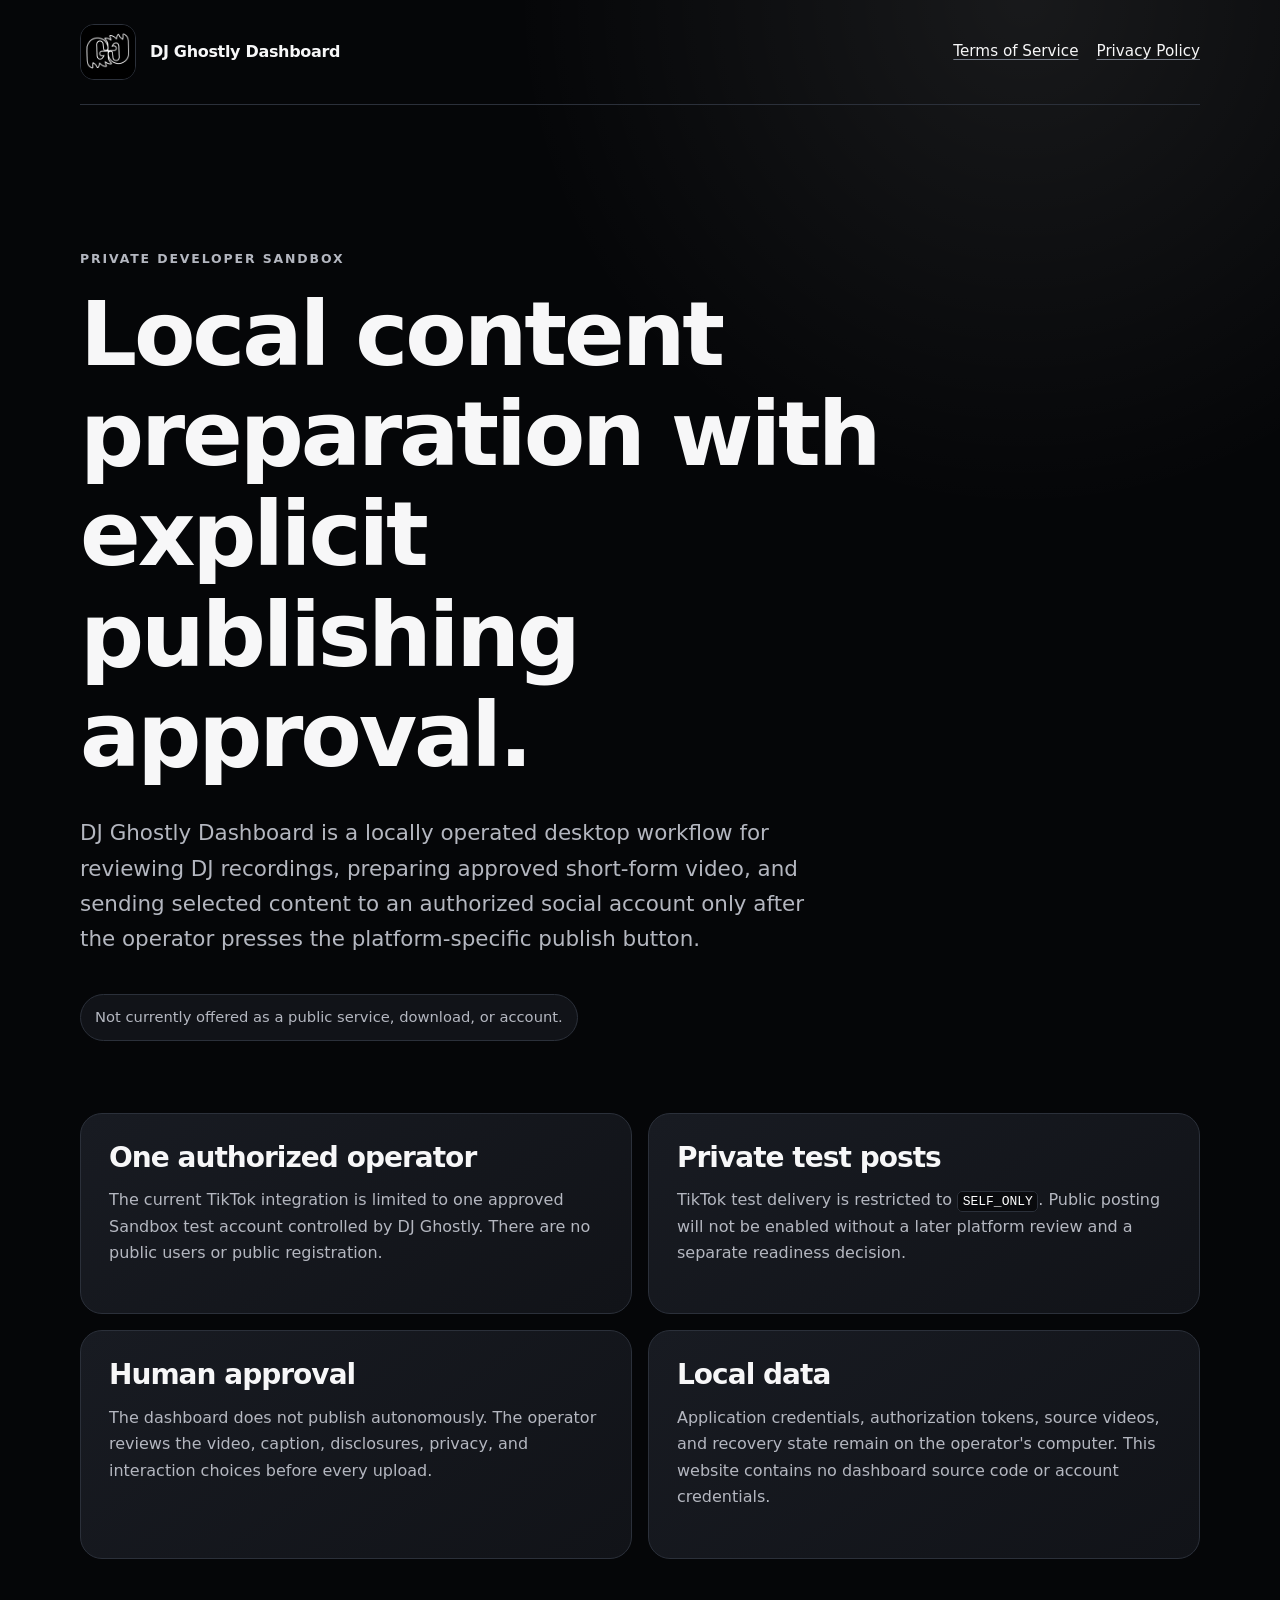
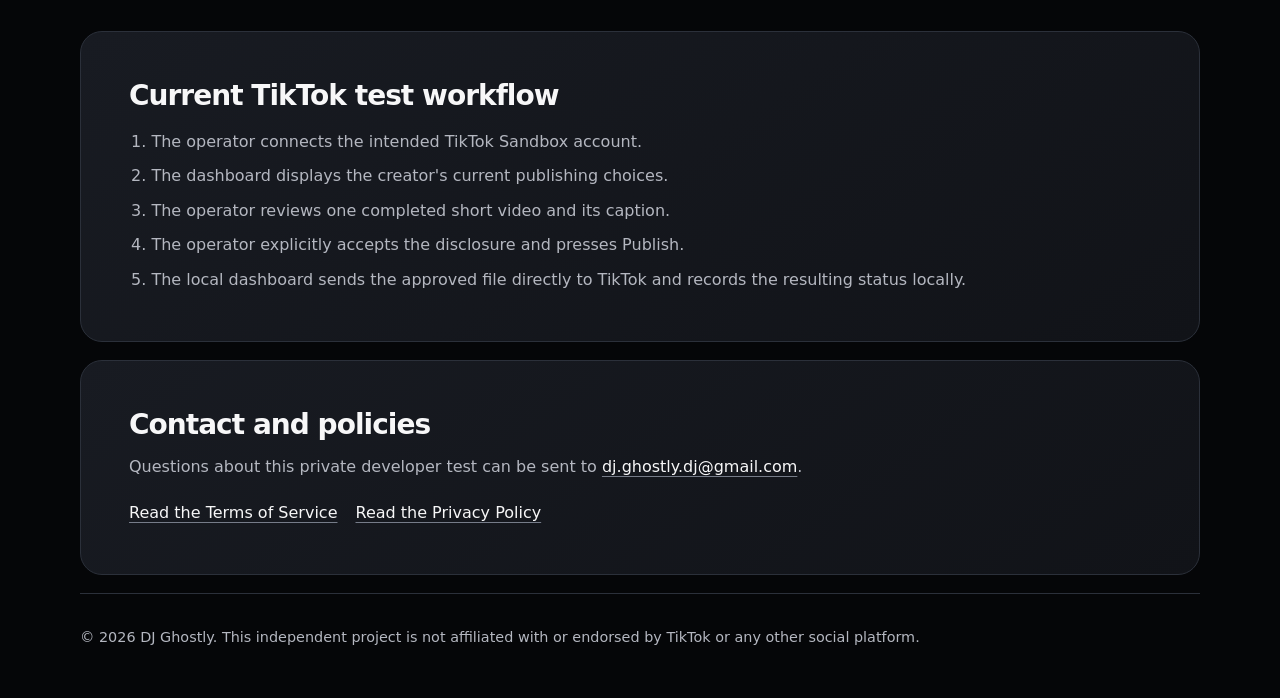
<file: index.html>
<!doctype html>
<html lang="en">
<head>
  <meta charset="utf-8">
  <meta name="viewport" content="width=device-width, initial-scale=1">
  <meta name="description" content="Official information for the private DJ Ghostly Dashboard developer sandbox.">
  <title>DJ Ghostly Dashboard</title>
  <link rel="stylesheet" href="styles.css">
</head>
<body>
  <header class="site-header">
    <a class="brand" href="index.html" aria-label="DJ Ghostly Dashboard home">
      <img src="app-icon.png" alt="DJ Ghostly ghost logo" width="72" height="72">
      <span>DJ Ghostly Dashboard</span>
    </a>
    <nav aria-label="Legal information">
      <a href="terms.html">Terms of Service</a>
      <a href="privacy.html">Privacy Policy</a>
    </nav>
  </header>

  <main>
    <section class="hero">
      <p class="eyebrow">Private developer sandbox</p>
      <h1>Local content preparation with explicit publishing approval.</h1>
      <p class="lede">DJ Ghostly Dashboard is a locally operated desktop workflow for reviewing DJ recordings, preparing approved short-form video, and sending selected content to an authorized social account only after the operator presses the platform-specific publish button.</p>
      <div class="status">Not currently offered as a public service, download, or account.</div>
    </section>

    <section class="grid" aria-label="Sandbox boundaries">
      <article>
        <h2>One authorized operator</h2>
        <p>The current TikTok integration is limited to one approved Sandbox test account controlled by DJ Ghostly. There are no public users or public registration.</p>
      </article>
      <article>
        <h2>Private test posts</h2>
        <p>TikTok test delivery is restricted to <code>SELF_ONLY</code>. Public posting will not be enabled without a later platform review and a separate readiness decision.</p>
      </article>
      <article>
        <h2>Human approval</h2>
        <p>The dashboard does not publish autonomously. The operator reviews the video, caption, disclosures, privacy, and interaction choices before every upload.</p>
      </article>
      <article>
        <h2>Local data</h2>
        <p>Application credentials, authorization tokens, source videos, and recovery state remain on the operator's computer. This website contains no dashboard source code or account credentials.</p>
      </article>
    </section>

    <section class="detail">
      <h2>Current TikTok test workflow</h2>
      <ol>
        <li>The operator connects the intended TikTok Sandbox account.</li>
        <li>The dashboard displays the creator's current publishing choices.</li>
        <li>The operator reviews one completed short video and its caption.</li>
        <li>The operator explicitly accepts the disclosure and presses Publish.</li>
        <li>The local dashboard sends the approved file directly to TikTok and records the resulting status locally.</li>
      </ol>
    </section>

    <section class="detail">
      <h2>Contact and policies</h2>
      <p>Questions about this private developer test can be sent to <a href="mailto:dj.ghostly.dj@gmail.com">dj.ghostly.dj@gmail.com</a>.</p>
      <p class="policy-links"><a href="terms.html">Read the Terms of Service</a><a href="privacy.html">Read the Privacy Policy</a></p>
    </section>
  </main>

  <footer>
    <p>© 2026 DJ Ghostly. This independent project is not affiliated with or endorsed by TikTok or any other social platform.</p>
  </footer>
</body>
</html>
</file>
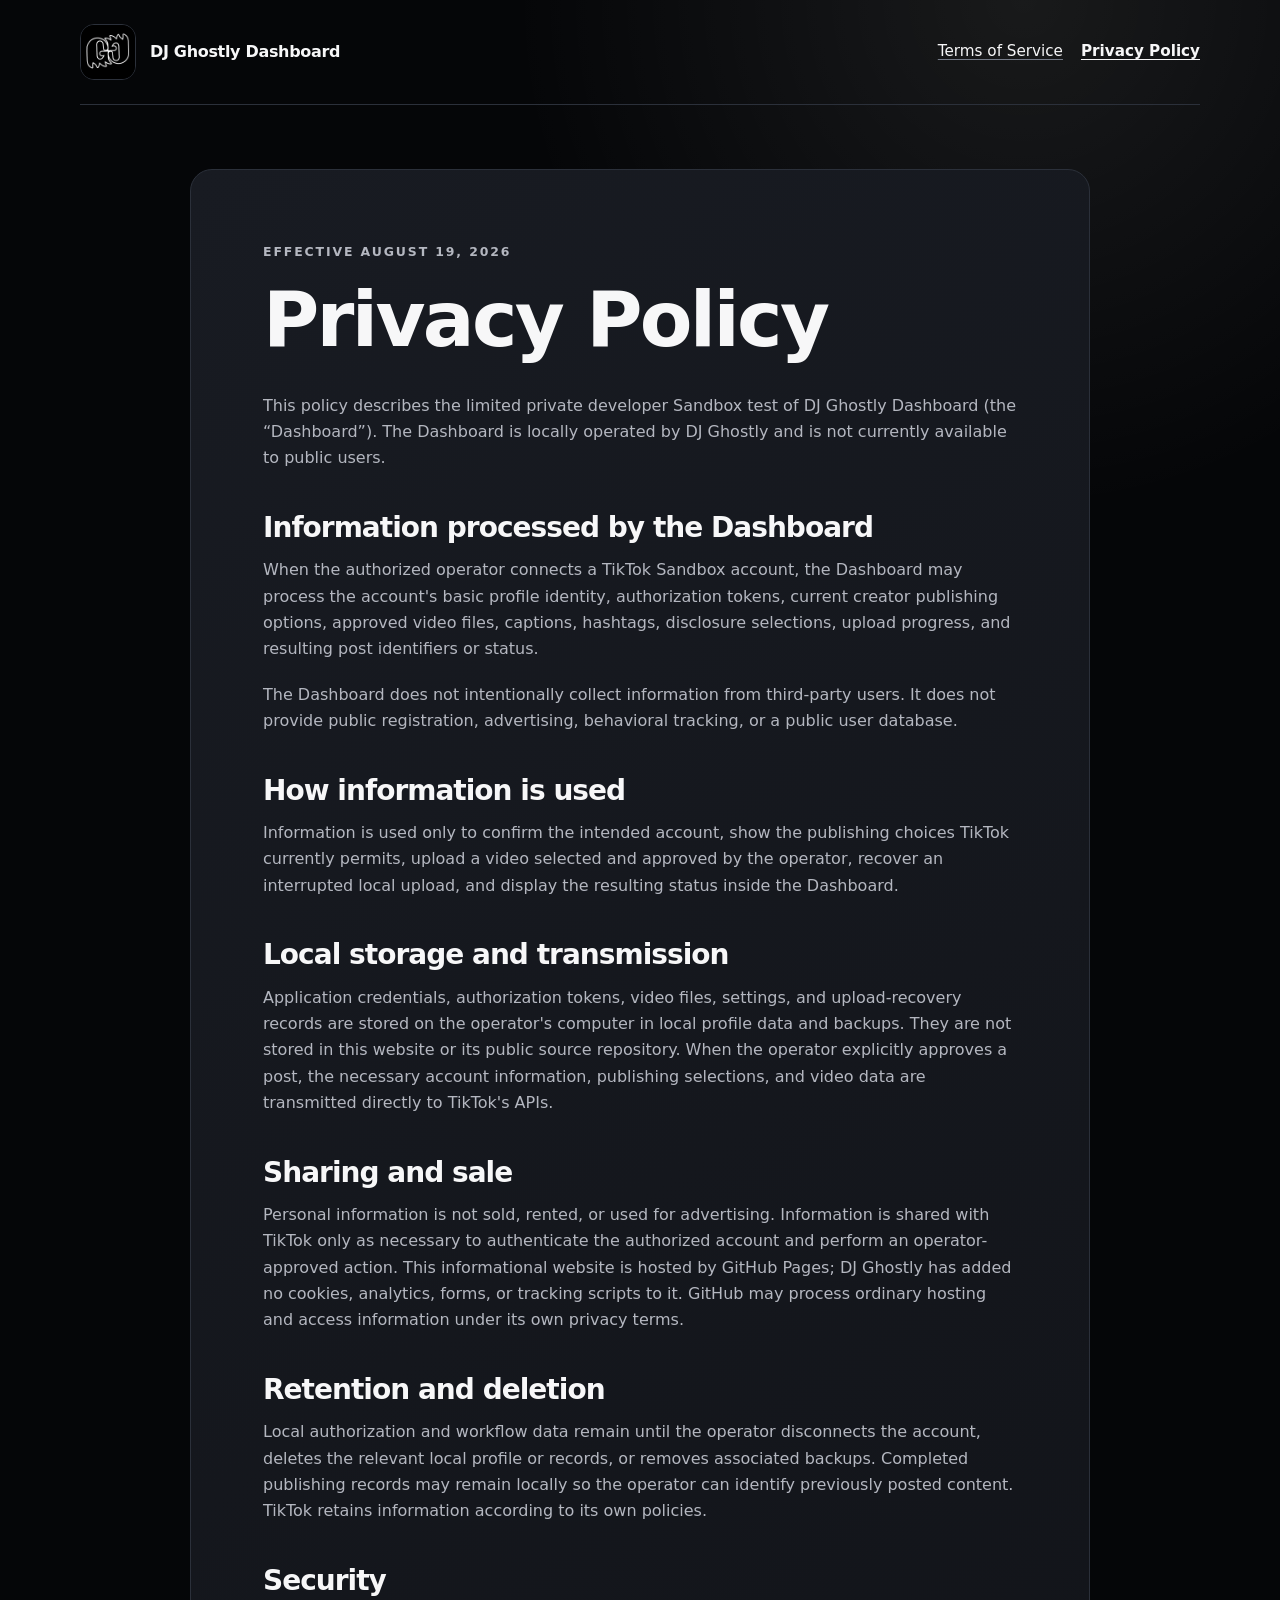
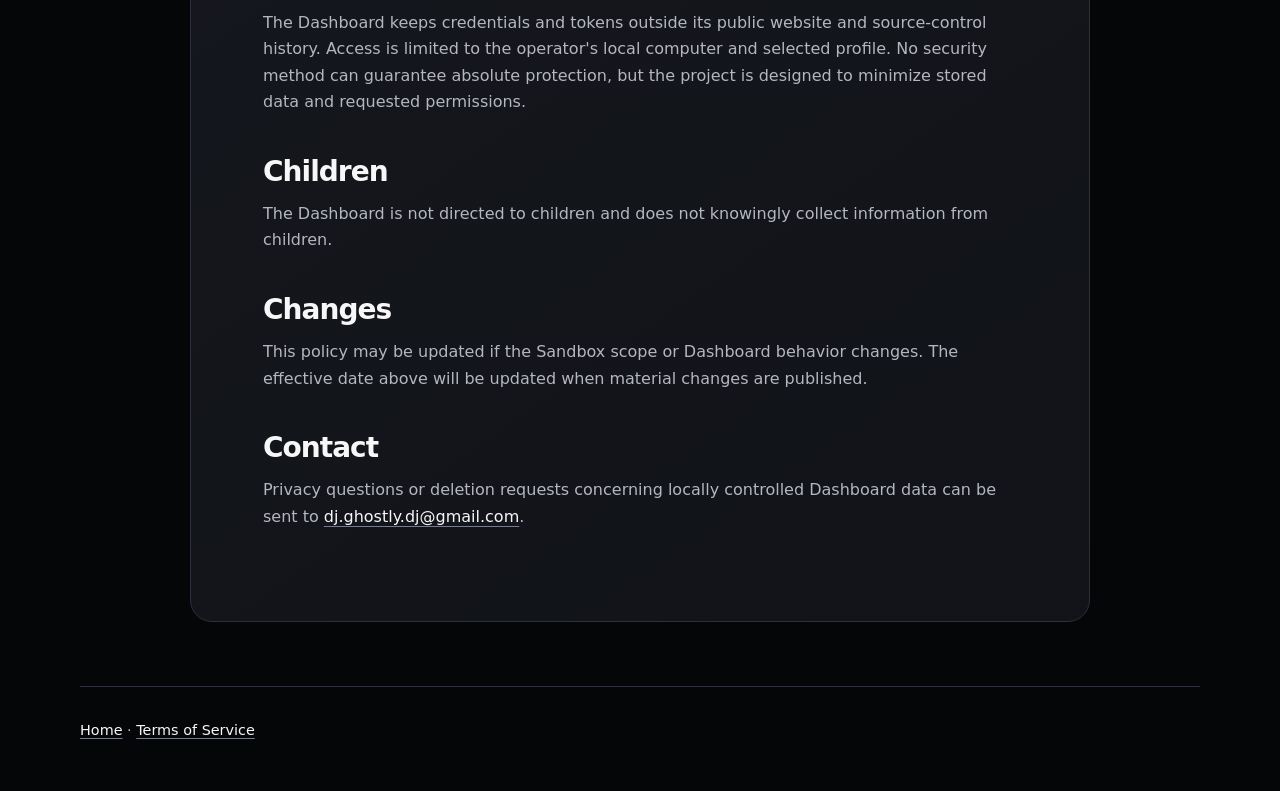
<file: privacy.html>
<!doctype html>
<html lang="en">
<head>
  <meta charset="utf-8">
  <meta name="viewport" content="width=device-width, initial-scale=1">
  <meta name="description" content="Privacy Policy for the DJ Ghostly Dashboard private developer sandbox.">
  <title>Privacy Policy · DJ Ghostly Dashboard</title>
  <link rel="stylesheet" href="styles.css">
</head>
<body>
  <header class="site-header">
    <a class="brand" href="index.html" aria-label="DJ Ghostly Dashboard home">
      <img src="app-icon.png" alt="DJ Ghostly ghost logo" width="72" height="72">
      <span>DJ Ghostly Dashboard</span>
    </a>
    <nav aria-label="Legal information">
      <a href="terms.html">Terms of Service</a>
      <a aria-current="page" href="privacy.html">Privacy Policy</a>
    </nav>
  </header>

  <main class="legal">
    <p class="eyebrow">Effective August 19, 2026</p>
    <h1>Privacy Policy</h1>
    <p>This policy describes the limited private developer Sandbox test of DJ Ghostly Dashboard (the “Dashboard”). The Dashboard is locally operated by DJ Ghostly and is not currently available to public users.</p>

    <h2>Information processed by the Dashboard</h2>
    <p>When the authorized operator connects a TikTok Sandbox account, the Dashboard may process the account's basic profile identity, authorization tokens, current creator publishing options, approved video files, captions, hashtags, disclosure selections, upload progress, and resulting post identifiers or status.</p>
    <p>The Dashboard does not intentionally collect information from third-party users. It does not provide public registration, advertising, behavioral tracking, or a public user database.</p>

    <h2>How information is used</h2>
    <p>Information is used only to confirm the intended account, show the publishing choices TikTok currently permits, upload a video selected and approved by the operator, recover an interrupted local upload, and display the resulting status inside the Dashboard.</p>

    <h2>Local storage and transmission</h2>
    <p>Application credentials, authorization tokens, video files, settings, and upload-recovery records are stored on the operator's computer in local profile data and backups. They are not stored in this website or its public source repository. When the operator explicitly approves a post, the necessary account information, publishing selections, and video data are transmitted directly to TikTok's APIs.</p>

    <h2>Sharing and sale</h2>
    <p>Personal information is not sold, rented, or used for advertising. Information is shared with TikTok only as necessary to authenticate the authorized account and perform an operator-approved action. This informational website is hosted by GitHub Pages; DJ Ghostly has added no cookies, analytics, forms, or tracking scripts to it. GitHub may process ordinary hosting and access information under its own privacy terms.</p>

    <h2>Retention and deletion</h2>
    <p>Local authorization and workflow data remain until the operator disconnects the account, deletes the relevant local profile or records, or removes associated backups. Completed publishing records may remain locally so the operator can identify previously posted content. TikTok retains information according to its own policies.</p>

    <h2>Security</h2>
    <p>The Dashboard keeps credentials and tokens outside its public website and source-control history. Access is limited to the operator's local computer and selected profile. No security method can guarantee absolute protection, but the project is designed to minimize stored data and requested permissions.</p>

    <h2>Children</h2>
    <p>The Dashboard is not directed to children and does not knowingly collect information from children.</p>

    <h2>Changes</h2>
    <p>This policy may be updated if the Sandbox scope or Dashboard behavior changes. The effective date above will be updated when material changes are published.</p>

    <h2>Contact</h2>
    <p>Privacy questions or deletion requests concerning locally controlled Dashboard data can be sent to <a href="mailto:dj.ghostly.dj@gmail.com">dj.ghostly.dj@gmail.com</a>.</p>
  </main>

  <footer>
    <p><a href="index.html">Home</a> · <a href="terms.html">Terms of Service</a></p>
  </footer>
</body>
</html>
</file>
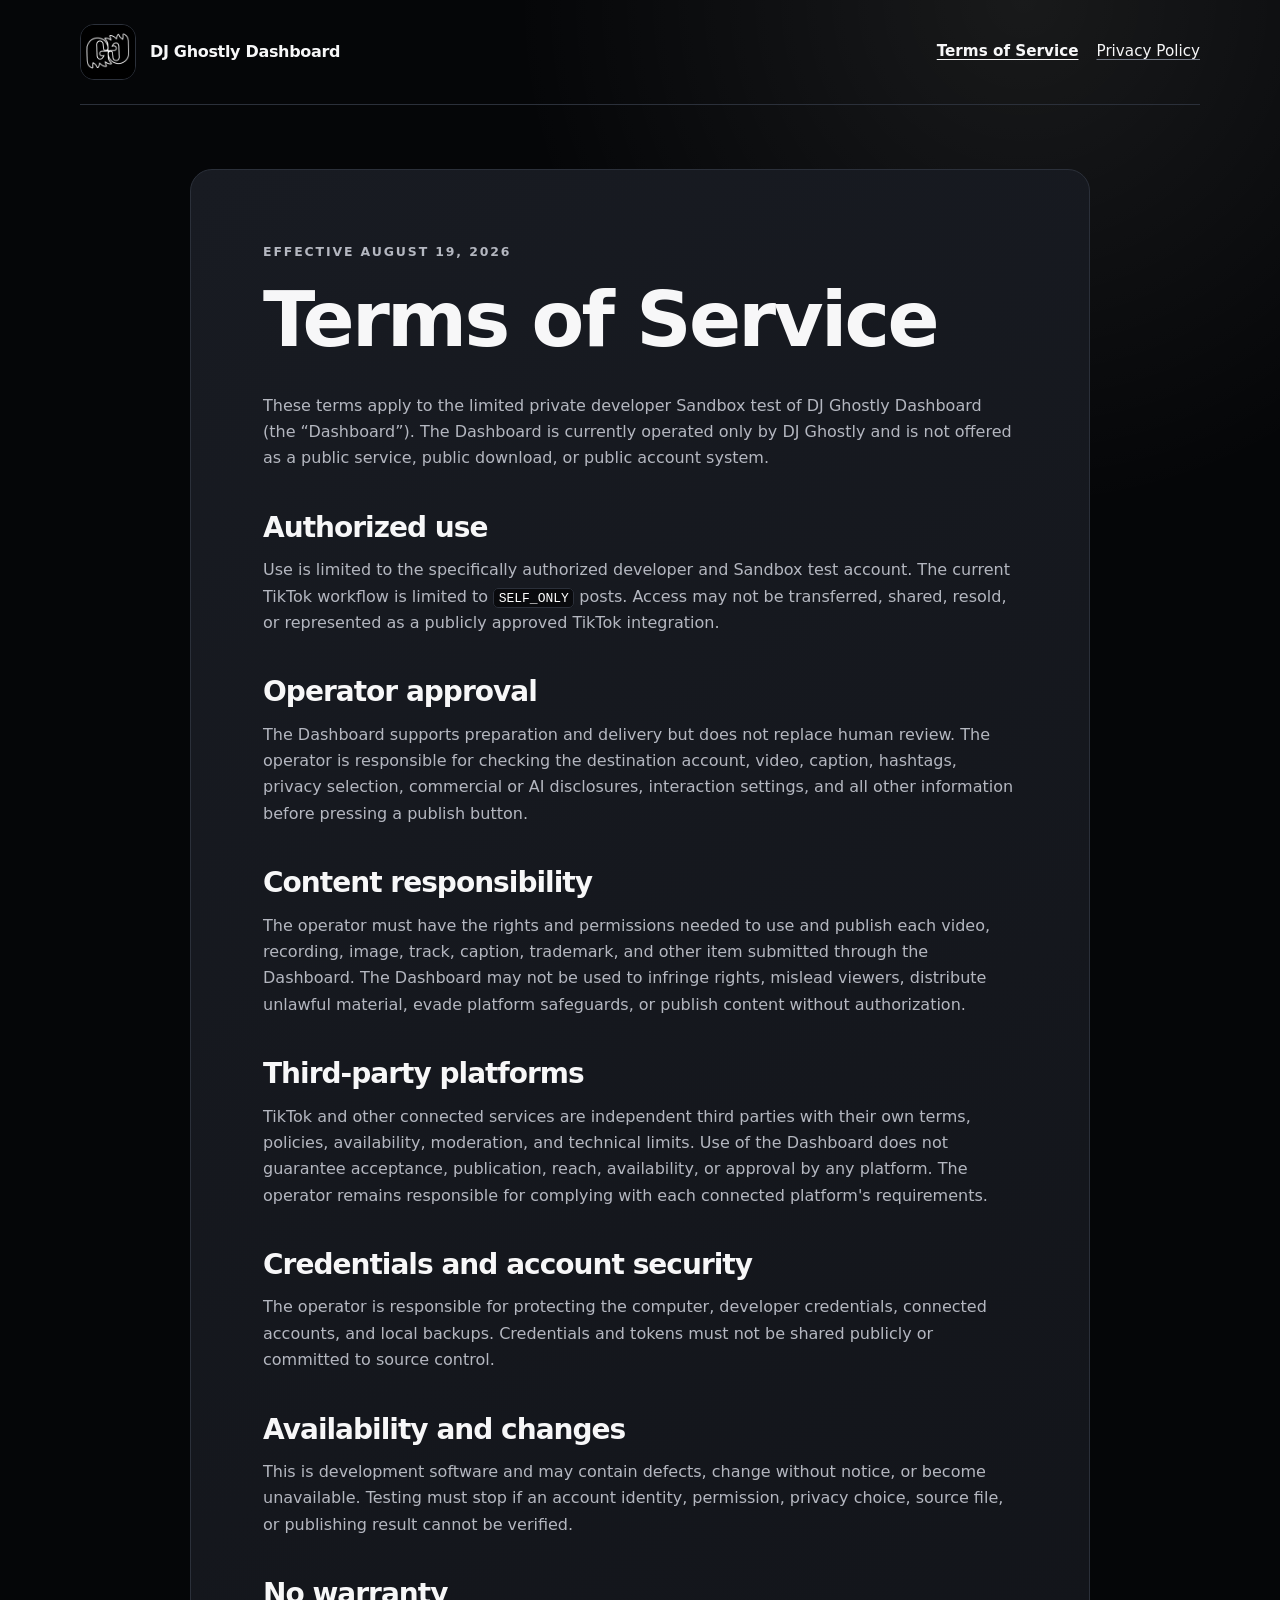
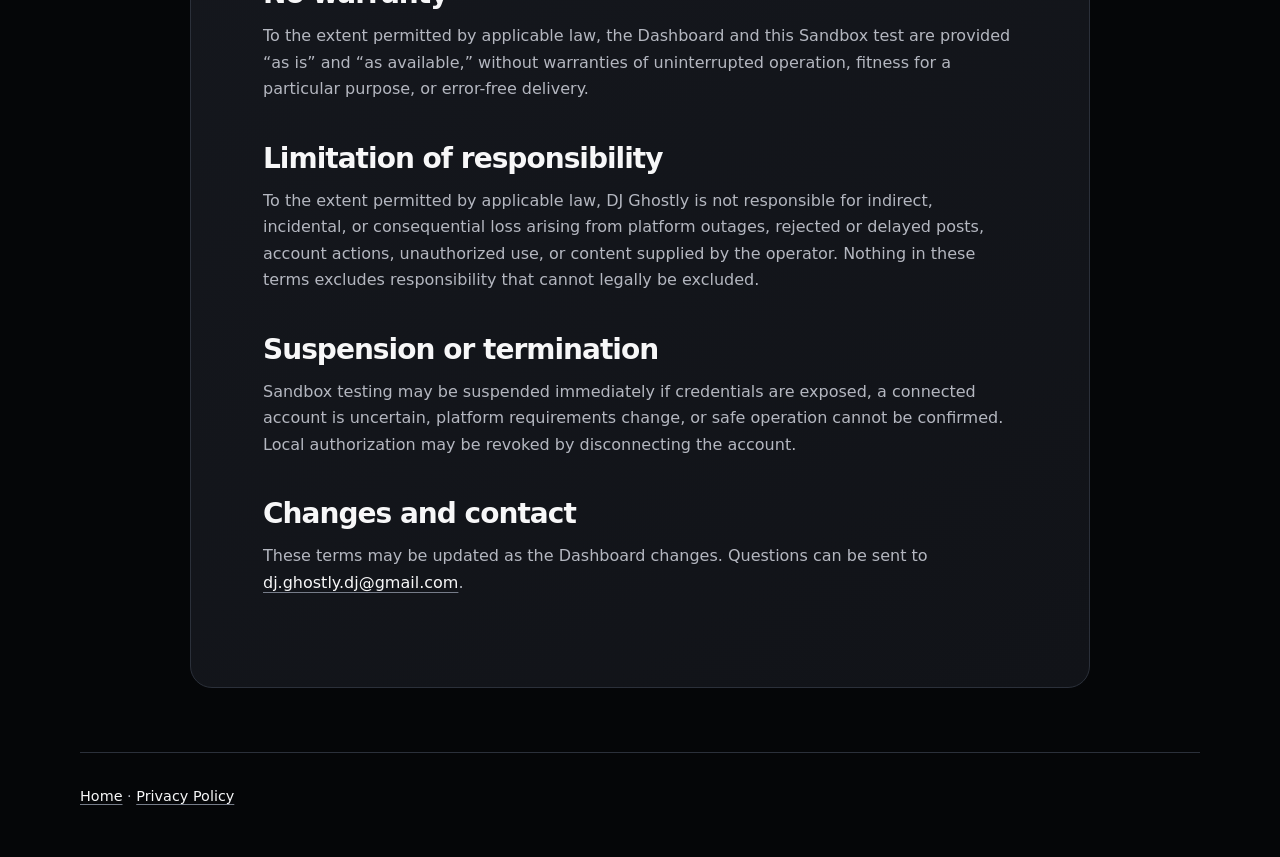
<file: terms.html>
<!doctype html>
<html lang="en">
<head>
  <meta charset="utf-8">
  <meta name="viewport" content="width=device-width, initial-scale=1">
  <meta name="description" content="Terms of Service for the DJ Ghostly Dashboard private developer sandbox.">
  <title>Terms of Service · DJ Ghostly Dashboard</title>
  <link rel="stylesheet" href="styles.css">
</head>
<body>
  <header class="site-header">
    <a class="brand" href="index.html" aria-label="DJ Ghostly Dashboard home">
      <img src="app-icon.png" alt="DJ Ghostly ghost logo" width="72" height="72">
      <span>DJ Ghostly Dashboard</span>
    </a>
    <nav aria-label="Legal information">
      <a aria-current="page" href="terms.html">Terms of Service</a>
      <a href="privacy.html">Privacy Policy</a>
    </nav>
  </header>

  <main class="legal">
    <p class="eyebrow">Effective August 19, 2026</p>
    <h1>Terms of Service</h1>
    <p>These terms apply to the limited private developer Sandbox test of DJ Ghostly Dashboard (the “Dashboard”). The Dashboard is currently operated only by DJ Ghostly and is not offered as a public service, public download, or public account system.</p>

    <h2>Authorized use</h2>
    <p>Use is limited to the specifically authorized developer and Sandbox test account. The current TikTok workflow is limited to <code>SELF_ONLY</code> posts. Access may not be transferred, shared, resold, or represented as a publicly approved TikTok integration.</p>

    <h2>Operator approval</h2>
    <p>The Dashboard supports preparation and delivery but does not replace human review. The operator is responsible for checking the destination account, video, caption, hashtags, privacy selection, commercial or AI disclosures, interaction settings, and all other information before pressing a publish button.</p>

    <h2>Content responsibility</h2>
    <p>The operator must have the rights and permissions needed to use and publish each video, recording, image, track, caption, trademark, and other item submitted through the Dashboard. The Dashboard may not be used to infringe rights, mislead viewers, distribute unlawful material, evade platform safeguards, or publish content without authorization.</p>

    <h2>Third-party platforms</h2>
    <p>TikTok and other connected services are independent third parties with their own terms, policies, availability, moderation, and technical limits. Use of the Dashboard does not guarantee acceptance, publication, reach, availability, or approval by any platform. The operator remains responsible for complying with each connected platform's requirements.</p>

    <h2>Credentials and account security</h2>
    <p>The operator is responsible for protecting the computer, developer credentials, connected accounts, and local backups. Credentials and tokens must not be shared publicly or committed to source control.</p>

    <h2>Availability and changes</h2>
    <p>This is development software and may contain defects, change without notice, or become unavailable. Testing must stop if an account identity, permission, privacy choice, source file, or publishing result cannot be verified.</p>

    <h2>No warranty</h2>
    <p>To the extent permitted by applicable law, the Dashboard and this Sandbox test are provided “as is” and “as available,” without warranties of uninterrupted operation, fitness for a particular purpose, or error-free delivery.</p>

    <h2>Limitation of responsibility</h2>
    <p>To the extent permitted by applicable law, DJ Ghostly is not responsible for indirect, incidental, or consequential loss arising from platform outages, rejected or delayed posts, account actions, unauthorized use, or content supplied by the operator. Nothing in these terms excludes responsibility that cannot legally be excluded.</p>

    <h2>Suspension or termination</h2>
    <p>Sandbox testing may be suspended immediately if credentials are exposed, a connected account is uncertain, platform requirements change, or safe operation cannot be confirmed. Local authorization may be revoked by disconnecting the account.</p>

    <h2>Changes and contact</h2>
    <p>These terms may be updated as the Dashboard changes. Questions can be sent to <a href="mailto:dj.ghostly.dj@gmail.com">dj.ghostly.dj@gmail.com</a>.</p>
  </main>

  <footer>
    <p><a href="index.html">Home</a> · <a href="privacy.html">Privacy Policy</a></p>
  </footer>
</body>
</html>
</file>
<file: styles.css>
:root {
  color-scheme: dark;
  --background: #050608;
  --surface: #111318;
  --surface-strong: #181b22;
  --text: #f7f7f8;
  --muted: #b4b7c0;
  --line: #2b303a;
  --accent: #ffffff;
  --focus: #72e8ff;
  font-family: Inter, ui-sans-serif, system-ui, -apple-system, BlinkMacSystemFont, "Segoe UI", sans-serif;
}

* {
  box-sizing: border-box;
}

html {
  background: var(--background);
}

body {
  margin: 0;
  min-height: 100vh;
  color: var(--text);
  background:
    radial-gradient(circle at 80% 0%, rgba(255, 255, 255, 0.08), transparent 32rem),
    var(--background);
  line-height: 1.65;
}

a {
  color: var(--text);
  text-decoration-color: #767c89;
  text-underline-offset: 0.22em;
}

a:hover {
  text-decoration-color: var(--text);
}

a:focus-visible {
  outline: 3px solid var(--focus);
  outline-offset: 4px;
  border-radius: 3px;
}

.site-header {
  width: min(1120px, calc(100% - 40px));
  margin: 0 auto;
  padding: 24px 0;
  display: flex;
  align-items: center;
  justify-content: space-between;
  gap: 24px;
  border-bottom: 1px solid var(--line);
}

.brand {
  display: inline-flex;
  align-items: center;
  gap: 14px;
  font-weight: 750;
  letter-spacing: -0.02em;
  text-decoration: none;
}

.brand img {
  width: 56px;
  height: 56px;
  border: 1px solid var(--line);
  border-radius: 14px;
}

nav {
  display: flex;
  flex-wrap: wrap;
  justify-content: flex-end;
  gap: 18px;
  font-size: 0.95rem;
}

nav a[aria-current="page"] {
  text-decoration-color: var(--text);
  font-weight: 700;
}

main,
footer {
  width: min(1120px, calc(100% - 40px));
  margin-inline: auto;
}

.hero {
  max-width: 900px;
  padding: clamp(72px, 12vw, 144px) 0 72px;
}

.eyebrow {
  margin: 0 0 14px;
  color: var(--muted);
  font-size: 0.78rem;
  font-weight: 800;
  letter-spacing: 0.15em;
  text-transform: uppercase;
}

h1,
h2 {
  line-height: 1.12;
  letter-spacing: -0.035em;
}

h1 {
  max-width: 850px;
  margin: 0;
  font-size: clamp(2.7rem, 7vw, 5.9rem);
}

h2 {
  margin: 0 0 14px;
  font-size: clamp(1.3rem, 2.4vw, 1.75rem);
}

p {
  margin: 0 0 1.2em;
}

.lede {
  max-width: 760px;
  margin-top: 30px;
  color: var(--muted);
  font-size: clamp(1.08rem, 2vw, 1.34rem);
}

.status {
  display: inline-flex;
  margin-top: 12px;
  padding: 10px 14px;
  border: 1px solid var(--line);
  border-radius: 999px;
  background: var(--surface);
  color: var(--muted);
  font-size: 0.92rem;
}

.grid {
  display: grid;
  grid-template-columns: repeat(2, minmax(0, 1fr));
  gap: 16px;
  margin-bottom: 72px;
}

.grid article,
.detail,
.legal {
  border: 1px solid var(--line);
  background: linear-gradient(145deg, var(--surface-strong), var(--surface));
  border-radius: 22px;
}

.grid article {
  padding: 28px;
}

.grid p,
.detail p,
.detail li,
.legal p,
.legal li {
  color: var(--muted);
}

.detail {
  margin-bottom: 18px;
  padding: clamp(28px, 5vw, 48px);
}

.detail ol {
  margin: 18px 0 0;
  padding-left: 1.4rem;
}

.detail li + li {
  margin-top: 8px;
}

.policy-links {
  display: flex;
  flex-wrap: wrap;
  gap: 18px;
  margin-bottom: 0;
}

.legal {
  max-width: 900px;
  margin-top: 64px;
  margin-bottom: 64px;
  padding: clamp(30px, 7vw, 72px);
}

.legal h1 {
  margin-bottom: 30px;
  font-size: clamp(2.5rem, 6vw, 4.8rem);
}

.legal h2 {
  margin-top: 40px;
}

code {
  padding: 0.14em 0.34em;
  border: 1px solid var(--line);
  border-radius: 5px;
  background: #090a0d;
  color: var(--accent);
}

footer {
  padding: 32px 0 48px;
  border-top: 1px solid var(--line);
  color: var(--muted);
  font-size: 0.9rem;
}

footer p {
  margin: 0;
}

@media (max-width: 720px) {
  .site-header {
    align-items: flex-start;
    flex-direction: column;
  }

  nav {
    justify-content: flex-start;
  }

  .grid {
    grid-template-columns: 1fr;
  }

  .hero {
    padding-top: 72px;
  }
}
</file>
